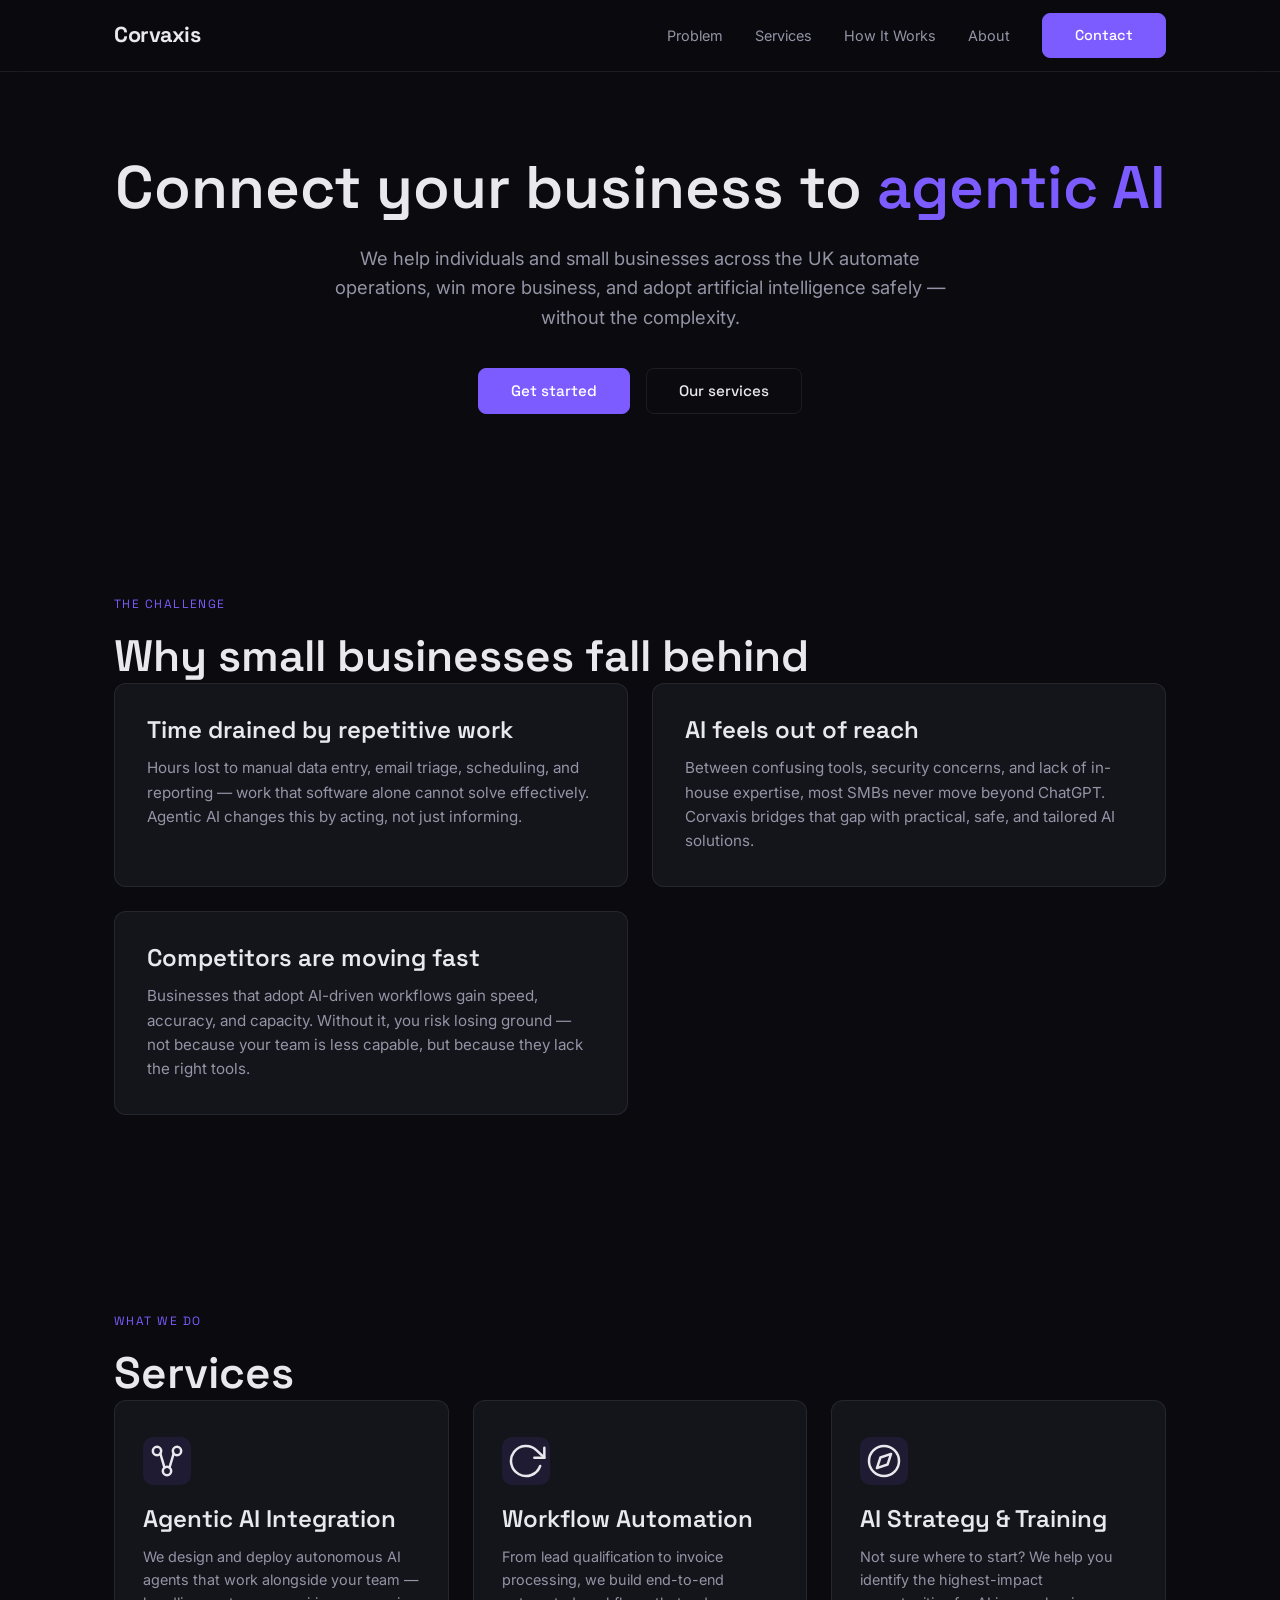
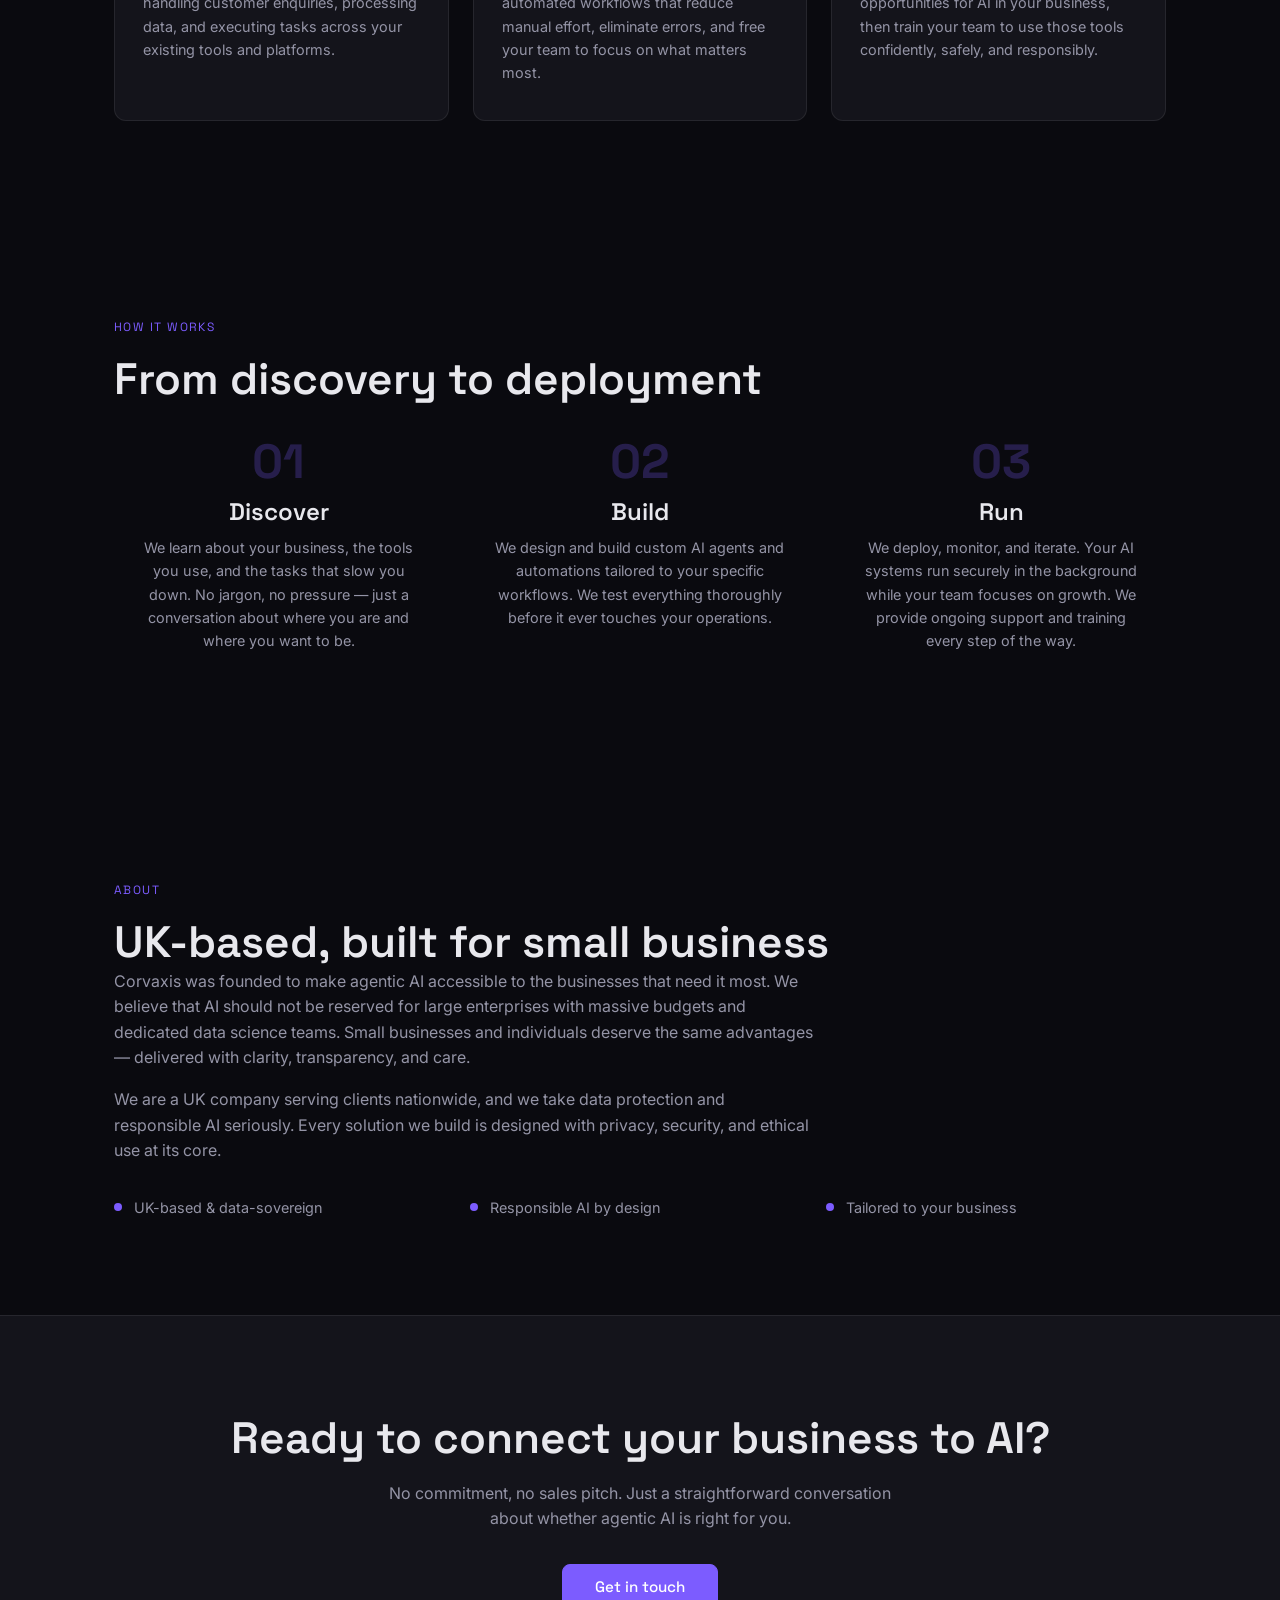
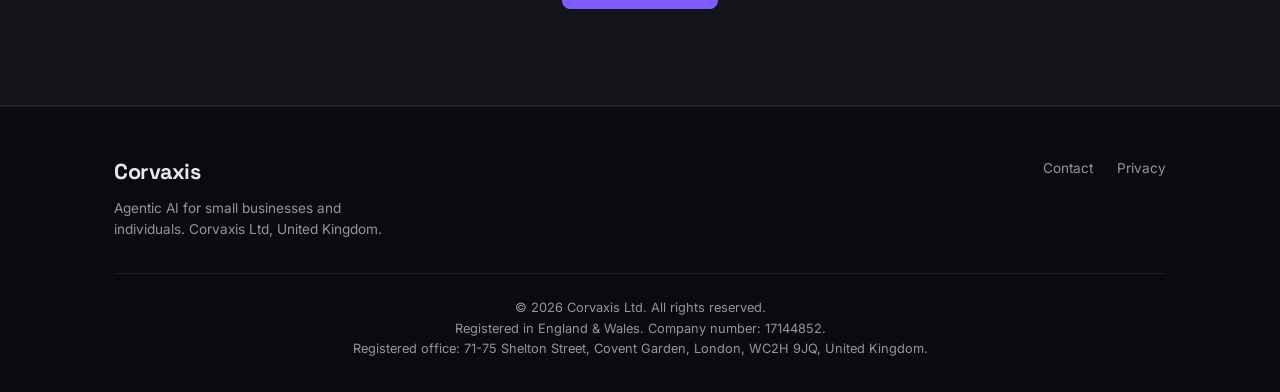
<file: index.html>
<!DOCTYPE html>
<html lang="en">
<head>
  <meta charset="UTF-8">
  <meta name="viewport" content="width=device-width, initial-scale=1.0">
  <title>Corvaxis — Agentic AI for Small Businesses & Individuals</title>
  <meta name="description" content="Corvaxis connects individuals and small businesses to agentic AI — helping you automate operations, win more business, and adopt AI safely.">
  <link rel="canonical" href="https://corvaxis.co.uk/">

  <!-- Open Graph -->
  <meta property="og:type" content="website">
  <meta property="og:title" content="Corvaxis — Agentic AI for Small Businesses & Individuals">
  <meta property="og:description" content="Connect your business to agentic AI. Automate operations, win more business, and adopt AI safely.">
  <meta property="og:url" content="https://corvaxis.co.uk/">
  <meta property="og:site_name" content="Corvaxis">

  <!-- Twitter Card -->
  <meta name="twitter:card" content="summary_large_image">
  <meta name="twitter:title" content="Corvaxis — Agentic AI for Small Businesses & Individuals">
  <meta name="twitter:description" content="Connect your business to agentic AI. Automate operations, win more business, and adopt AI safely.">

  <!-- Favicon -->
  <link rel="icon" type="image/svg+xml" href="/favicon.svg">

  <!-- Fonts -->
  <link rel="preconnect" href="https://fonts.googleapis.com">
  <link rel="preconnect" href="https://fonts.gstatic.com" crossorigin>
  <link href="https://fonts.googleapis.com/css2?family=Inter:wght@400;500;600&family=Space+Grotesk:wght@500;600;700&display=swap" rel="stylesheet">

  <!-- Styles -->
  <link rel="stylesheet" href="/css/style.css">
</head>
<body>

  <!-- ========== NAVBAR ========== -->
  <header class="navbar" role="banner">
    <div class="container">
      <a href="/" class="navbar-logo" aria-label="Corvaxis home">Corvaxis</a>
      <button class="navbar-toggle" aria-label="Toggle navigation menu" aria-expanded="false">
        <span></span>
        <span></span>
        <span></span>
      </button>
      <nav class="navbar-links" aria-label="Main navigation">
        <a href="#problem">Problem</a>
        <a href="#services">Services</a>
        <a href="#how-it-works">How It Works</a>
        <a href="#about">About</a>
        <a href="/pages/contact.html" class="btn btn-primary">Contact</a>
      </nav>
    </div>
  </header>

  <!-- Mobile Nav -->
  <div class="navbar-mobile" role="navigation" aria-label="Mobile navigation">
    <ul>
      <li><a href="#problem">Problem</a></li>
      <li><a href="#services">Services</a></li>
      <li><a href="#how-it-works">How It Works</a></li>
      <li><a href="#about">About</a></li>
      <li><a href="/pages/contact.html">Contact</a></li>
    </ul>
  </div>

  <main>

    <!-- ========== HERO ========== -->
    <section class="hero section" aria-label="Hero">
      <div class="container">
        <h1 class="reveal">Connect your business to <span>agentic AI</span></h1>
        <p class="reveal">We help individuals and small businesses across the UK automate operations, win more business, and adopt artificial intelligence safely — without the complexity.</p>
        <div class="btn-group reveal">
          <a href="/pages/contact.html" class="btn btn-primary">Get started</a>
          <a href="#services" class="btn btn-secondary">Our services</a>
        </div>
      </div>
    </section>

    <!-- ========== PROBLEM ========== -->
    <section class="section" id="problem" aria-labelledby="problem-heading">
      <div class="container">
        <span class="section-label reveal">The Challenge</span>
        <h2 class="reveal" id="problem-heading">Why small businesses fall behind</h2>
        <div class="problem-grid">
          <div class="problem-card reveal">
            <h3>Time drained by repetitive work</h3>
            <p>Hours lost to manual data entry, email triage, scheduling, and reporting — work that software alone cannot solve effectively. Agentic AI changes this by acting, not just informing.</p>
          </div>
          <div class="problem-card reveal">
            <h3>AI feels out of reach</h3>
            <p>Between confusing tools, security concerns, and lack of in-house expertise, most SMBs never move beyond ChatGPT. Corvaxis bridges that gap with practical, safe, and tailored AI solutions.</p>
          </div>
          <div class="problem-card reveal">
            <h3>Competitors are moving fast</h3>
            <p>Businesses that adopt AI-driven workflows gain speed, accuracy, and capacity. Without it, you risk losing ground — not because your team is less capable, but because they lack the right tools.</p>
          </div>
        </div>
      </div>
    </section>

    <!-- ========== SERVICES ========== -->
    <section class="section" id="services" aria-labelledby="services-heading">
      <div class="container">
        <span class="section-label reveal">What We Do</span>
        <h2 class="reveal" id="services-heading">Services</h2>
        <div class="services-grid">
          <article class="service-card reveal">
            <div class="icon" aria-hidden="true">
              <svg viewBox="0 0 24 24" width="40" height="40" fill="none" stroke="currentColor" stroke-width="1.5" stroke-linecap="round" stroke-linejoin="round">
                <circle cx="6" cy="6" r="2.5"/>
                <circle cx="18" cy="6" r="2.5"/>
                <circle cx="12" cy="18" r="2.5"/>
                <line x1="8" y1="7.5" x2="10.5" y2="16"/>
                <line x1="16" y1="7.5" x2="13.5" y2="16"/>
              </svg>
            </div>
            <h3>Agentic AI Integration</h3>
            <p>We design and deploy autonomous AI agents that work alongside your team — handling customer enquiries, processing data, and executing tasks across your existing tools and platforms.</p>
          </article>
          <article class="service-card reveal">
            <div class="icon" aria-hidden="true">
              <svg viewBox="0 0 24 24" width="40" height="40" fill="none" stroke="currentColor" stroke-width="1.5" stroke-linecap="round" stroke-linejoin="round">
                <polyline points="23 4 23 10 17 10"/>
                <path d="M20.49 15a9 9 0 1 1-2.12-9.36L23 10"/>
              </svg>
            </div>
            <h3>Workflow Automation</h3>
            <p>From lead qualification to invoice processing, we build end-to-end automated workflows that reduce manual effort, eliminate errors, and free your team to focus on what matters most.</p>
          </article>
          <article class="service-card reveal">
            <div class="icon" aria-hidden="true">
              <svg viewBox="0 0 24 24" width="40" height="40" fill="none" stroke="currentColor" stroke-width="1.5" stroke-linecap="round" stroke-linejoin="round">
                <circle cx="12" cy="12" r="9"/>
                <polygon points="16.24 7.76 14.12 14.12 7.76 16.24 9.88 9.88 16.24 7.76"/>
              </svg>
            </div>
            <h3>AI Strategy &amp; Training</h3>
            <p>Not sure where to start? We help you identify the highest-impact opportunities for AI in your business, then train your team to use those tools confidently, safely, and responsibly.</p>
          </article>
        </div>
      </div>
    </section>

    <!-- ========== HOW IT WORKS ========== -->
    <section class="section" id="how-it-works" aria-labelledby="how-heading">
      <div class="container">
        <span class="section-label reveal">How It Works</span>
        <h2 class="reveal" id="how-heading">From discovery to deployment</h2>
        <div class="steps">
          <div class="step reveal">
            <div class="step-number" aria-hidden="true">01</div>
            <h3>Discover</h3>
            <p>We learn about your business, the tools you use, and the tasks that slow you down. No jargon, no pressure — just a conversation about where you are and where you want to be.</p>
          </div>
          <div class="step reveal">
            <div class="step-number" aria-hidden="true">02</div>
            <h3>Build</h3>
            <p>We design and build custom AI agents and automations tailored to your specific workflows. We test everything thoroughly before it ever touches your operations.</p>
          </div>
          <div class="step reveal">
            <div class="step-number" aria-hidden="true">03</div>
            <h3>Run</h3>
            <p>We deploy, monitor, and iterate. Your AI systems run securely in the background while your team focuses on growth. We provide ongoing support and training every step of the way.</p>
          </div>
        </div>
      </div>
    </section>

    <!-- ========== ABOUT ========== -->
    <section class="section" id="about" aria-labelledby="about-heading">
      <div class="container">
        <span class="section-label reveal">About</span>
        <h2 class="reveal" id="about-heading">UK-based, built for small business</h2>
        <div class="about-content reveal">
          <p>Corvaxis was founded to make agentic AI accessible to the businesses that need it most. We believe that AI should not be reserved for large enterprises with massive budgets and dedicated data science teams. Small businesses and individuals deserve the same advantages — delivered with clarity, transparency, and care.</p>
          <p>We are a UK company serving clients nationwide, and we take data protection and responsible AI seriously. Every solution we build is designed with privacy, security, and ethical use at its core.</p>
        </div>
        <div class="about-detail reveal">
          <div class="about-detail-item">
            <span class="marker" aria-hidden="true"></span>
            <span>UK-based &amp; data-sovereign</span>
          </div>
          <div class="about-detail-item">
            <span class="marker" aria-hidden="true"></span>
            <span>Responsible AI by design</span>
          </div>
          <div class="about-detail-item">
            <span class="marker" aria-hidden="true"></span>
            <span>Tailored to your business</span>
          </div>
        </div>
      </div>
    </section>

    <!-- ========== CTA BANNER ========== -->
    <section class="cta-banner section" aria-label="Call to action">
      <div class="container">
        <h2 class="reveal">Ready to connect your business to AI?</h2>
        <p class="reveal">No commitment, no sales pitch. Just a straightforward conversation about whether agentic AI is right for you.</p>
        <a href="/pages/contact.html" class="btn btn-primary reveal">Get in touch</a>
      </div>
    </section>

  </main>

  <!-- ========== FOOTER ========== -->
  <footer class="footer" role="contentinfo">
    <div class="container">
      <div class="footer-grid">
        <div class="footer-brand">
          <a href="/" class="navbar-logo">Corvaxis</a>
          <p>Agentic AI for small businesses and individuals. Corvaxis Ltd, United Kingdom.</p>
        </div>
        <ul class="footer-links">
          <li><a href="/pages/contact.html">Contact</a></li>
          <li><a href="/pages/privacy.html">Privacy</a></li>
        </ul>
      </div>
      <div class="footer-bottom">
        <p>&copy; <span id="year">2026</span> Corvaxis Ltd. All rights reserved.<br>
        Registered in England &amp; Wales. Company number: 17144852.<br>
        Registered office: 71-75 Shelton Street, Covent Garden, London, WC2H 9JQ, United Kingdom.</p>
      </div>
    </div>
  </footer>

  <script src="/js/main.js"></script>
</body>
</html>
</file>
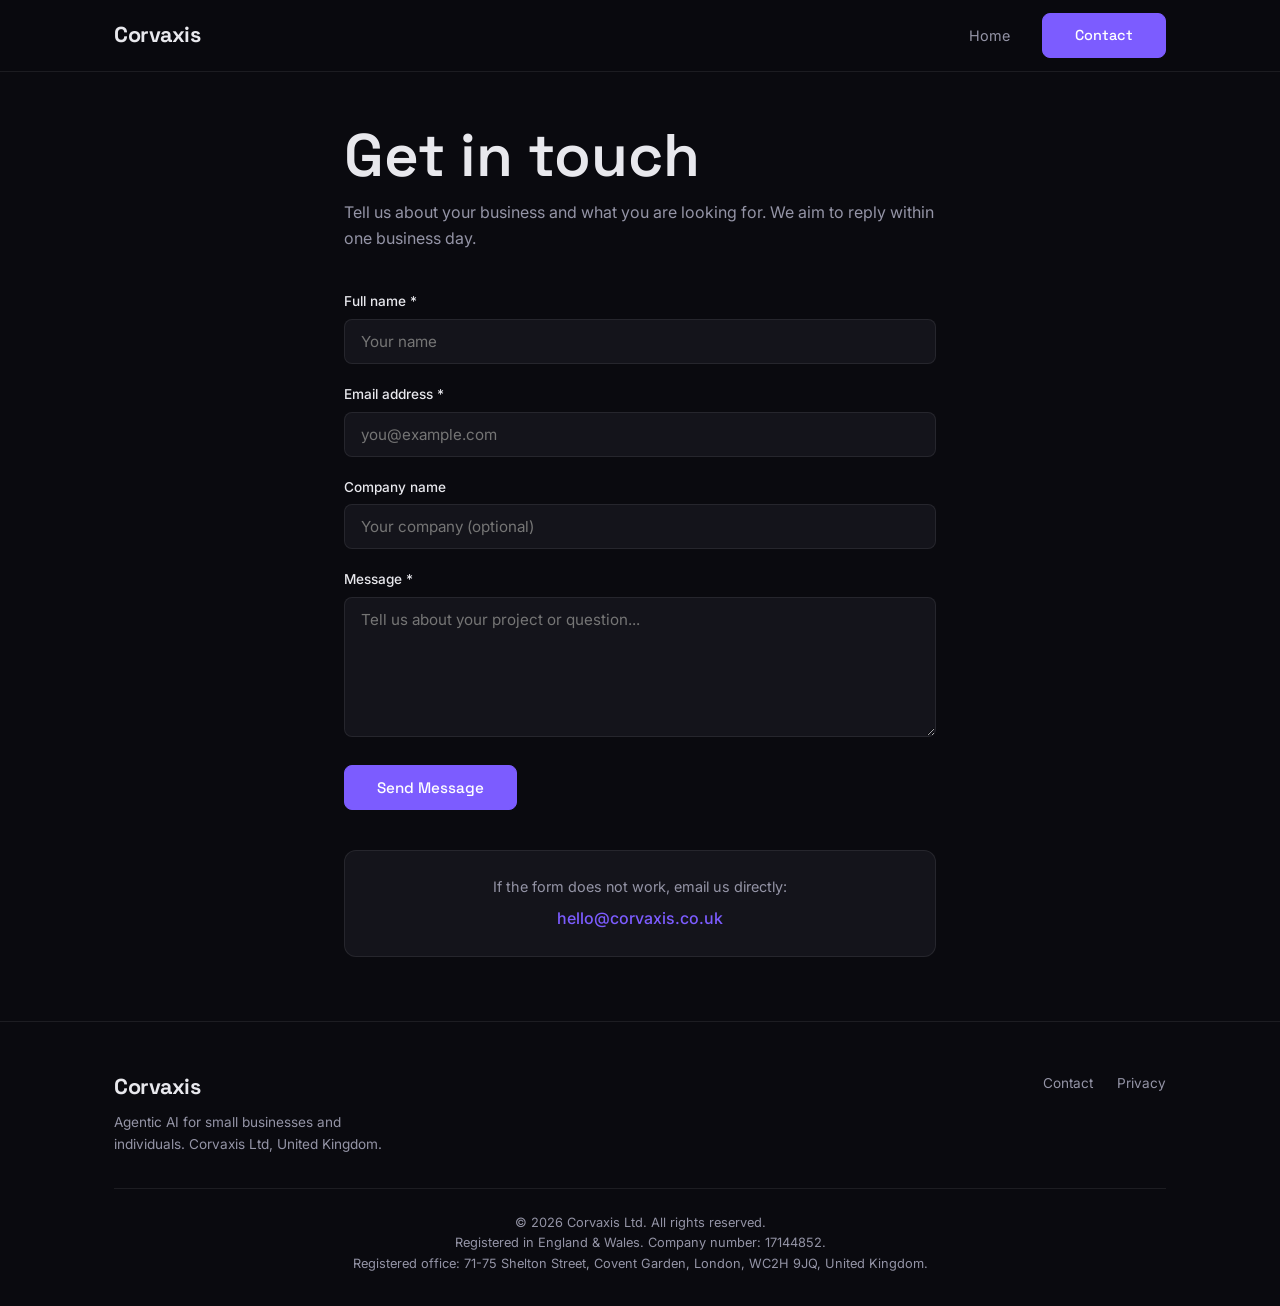
<file: pages/contact.html>
<!DOCTYPE html>
<html lang="en">
<head>
  <meta charset="UTF-8">
  <meta name="viewport" content="width=device-width, initial-scale=1.0">
  <title>Contact — Corvaxis</title>
  <meta name="description" content="Get in touch with Corvaxis. Send us a message and we will get back to you within one business day.">
  <link rel="canonical" href="https://corvaxis.co.uk/pages/contact.html">

  <meta property="og:type" content="website">
  <meta property="og:title" content="Contact — Corvaxis">
  <meta property="og:description" content="Get in touch with Corvaxis. Send us a message and we will get back to you within one business day.">
  <meta property="og:url" content="https://corvaxis.co.uk/pages/contact.html">
  <meta property="og:site_name" content="Corvaxis">

  <meta name="twitter:card" content="summary_large_image">
  <meta name="twitter:title" content="Contact — Corvaxis">
  <meta name="twitter:description" content="Get in touch with Corvaxis. Send us a message and we will get back to you within one business day.">

  <link rel="icon" type="image/svg+xml" href="/favicon.svg">

  <link rel="preconnect" href="https://fonts.googleapis.com">
  <link rel="preconnect" href="https://fonts.gstatic.com" crossorigin>
  <link href="https://fonts.googleapis.com/css2?family=Inter:wght@400;500;600&family=Space+Grotesk:wght@500;600;700&display=swap" rel="stylesheet">

  <link rel="stylesheet" href="/css/style.css">
</head>
<body>

  <header class="navbar" role="banner">
    <div class="container">
      <a href="/" class="navbar-logo" aria-label="Corvaxis home">Corvaxis</a>
      <button class="navbar-toggle" aria-label="Toggle navigation menu" aria-expanded="false">
        <span></span>
        <span></span>
        <span></span>
      </button>
      <nav class="navbar-links" aria-label="Main navigation">
        <a href="/">Home</a>
        <a href="/pages/contact.html" class="btn btn-primary">Contact</a>
      </nav>
    </div>
  </header>

  <div class="navbar-mobile" role="navigation" aria-label="Mobile navigation">
    <ul>
      <li><a href="/">Home</a></li>
      <li><a href="/pages/contact.html">Contact</a></li>
    </ul>
  </div>

  <main class="contact-page">
    <div class="container">
      <h1 class="reveal">Get in touch</h1>
      <p class="reveal">Tell us about your business and what you are looking for. We aim to reply within one business day.</p>

      <form id="contact-form" novalidate>
        <div id="form-status" class="form-status" role="status" aria-live="polite"></div>

        <input type="hidden" name="access_key" value="57215927-2e1a-43d9-ac90-6b330601e3c2">
        <input type="hidden" name="subject" value="New Corvaxis Contact Form Submission">
        <input type="hidden" name="from_name" value="Corvaxis Website">

        <div class="form-group">
          <label for="name">Full name <span aria-hidden="true">*</span></label>
          <input type="text" id="name" name="name" required autocomplete="name" placeholder="Your name">
          <div class="error-message" role="alert">Please enter your full name.</div>
        </div>

        <div class="form-group">
          <label for="email">Email address <span aria-hidden="true">*</span></label>
          <input type="email" id="email" name="email" required autocomplete="email" placeholder="you@example.com">
          <div class="error-message" role="alert">Please enter a valid email address.</div>
        </div>

        <div class="form-group">
          <label for="company">Company name</label>
          <input type="text" id="company" name="company" autocomplete="organization" placeholder="Your company (optional)">
          <div class="error-message" role="alert"></div>
        </div>

        <div class="form-group">
          <label for="message">Message <span aria-hidden="true">*</span></label>
          <textarea id="message" name="message" required placeholder="Tell us about your project or question..."></textarea>
          <div class="error-message" role="alert">Please enter at least 10 characters.</div>
        </div>

        <button type="submit" class="btn btn-primary">Send Message</button>
      </form>

      <div class="fallback-contact reveal">
        <p>If the form does not work, email us directly:</p>
        <a href="mailto:hello@corvaxis.co.uk">hello@corvaxis.co.uk</a>
      </div>
    </div>
  </main>

  <footer class="footer" role="contentinfo">
    <div class="container">
      <div class="footer-grid">
        <div class="footer-brand">
          <a href="/" class="navbar-logo">Corvaxis</a>
          <p>Agentic AI for small businesses and individuals. Corvaxis Ltd, United Kingdom.</p>
        </div>
        <ul class="footer-links">
          <li><a href="/pages/contact.html">Contact</a></li>
          <li><a href="/pages/privacy.html">Privacy</a></li>
        </ul>
      </div>
      <div class="footer-bottom">
        <p>&copy; <span id="year">2026</span> Corvaxis Ltd. All rights reserved.<br>
        Registered in England &amp; Wales. Company number: 17144852.<br>
        Registered office: 71-75 Shelton Street, Covent Garden, London, WC2H 9JQ, United Kingdom.</p>
      </div>
    </div>
  </footer>

  <script src="/js/main.js"></script>
</body>
</html>
</file>
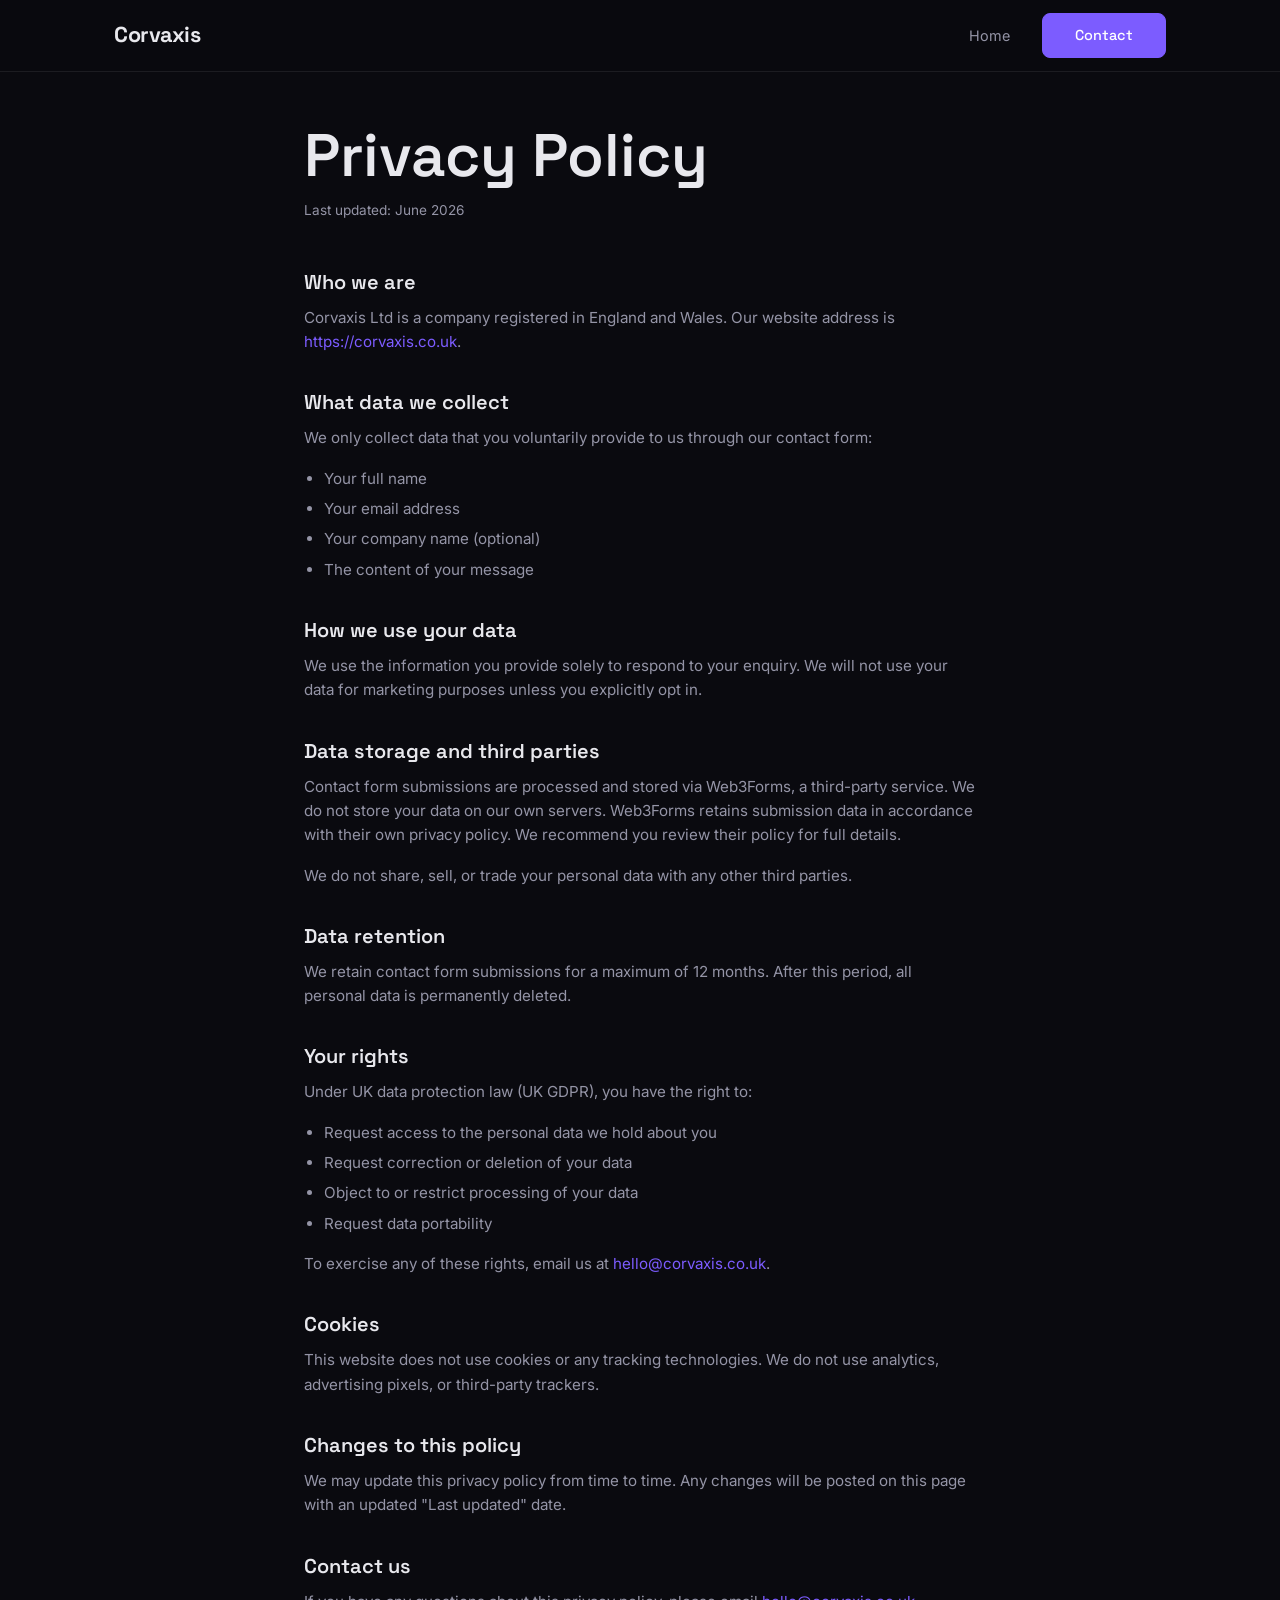
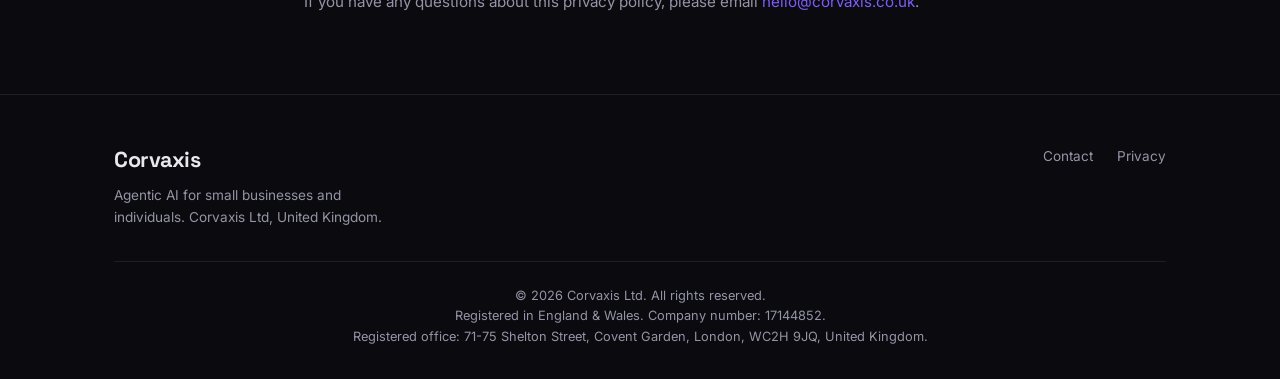
<file: pages/privacy.html>
<!DOCTYPE html>
<html lang="en">
<head>
  <meta charset="UTF-8">
  <meta name="viewport" content="width=device-width, initial-scale=1.0">
  <title>Privacy Policy — Corvaxis</title>
  <meta name="description" content="Corvaxis privacy policy explaining how we collect, use, and protect your personal data when you use our website and contact form.">
  <link rel="canonical" href="https://corvaxis.co.uk/pages/privacy.html">

  <meta property="og:type" content="website">
  <meta property="og:title" content="Privacy Policy — Corvaxis">
  <meta property="og:description" content="Corvaxis privacy policy explaining how we collect, use, and protect your personal data.">
  <meta property="og:url" content="https://corvaxis.co.uk/pages/privacy.html">
  <meta property="og:site_name" content="Corvaxis">

  <meta name="twitter:card" content="summary_large_image">
  <meta name="twitter:title" content="Privacy Policy — Corvaxis">
  <meta name="twitter:description" content="Corvaxis privacy policy explaining how we collect, use, and protect your personal data.">

  <link rel="icon" type="image/svg+xml" href="/favicon.svg">

  <link rel="preconnect" href="https://fonts.googleapis.com">
  <link rel="preconnect" href="https://fonts.gstatic.com" crossorigin>
  <link href="https://fonts.googleapis.com/css2?family=Inter:wght@400;500;600&family=Space+Grotesk:wght@500;600;700&display=swap" rel="stylesheet">

  <link rel="stylesheet" href="/css/style.css">
</head>
<body>

  <header class="navbar" role="banner">
    <div class="container">
      <a href="/" class="navbar-logo" aria-label="Corvaxis home">Corvaxis</a>
      <button class="navbar-toggle" aria-label="Toggle navigation menu" aria-expanded="false">
        <span></span>
        <span></span>
        <span></span>
      </button>
      <nav class="navbar-links" aria-label="Main navigation">
        <a href="/">Home</a>
        <a href="/pages/contact.html" class="btn btn-primary">Contact</a>
      </nav>
    </div>
  </header>

  <div class="navbar-mobile" role="navigation" aria-label="Mobile navigation">
    <ul>
      <li><a href="/">Home</a></li>
      <li><a href="/pages/contact.html">Contact</a></li>
    </ul>
  </div>

  <main class="privacy-page">
    <div class="container">
      <h1 class="reveal">Privacy Policy</h1>
      <p class="last-updated reveal">Last updated: June <span id="privacy-year">2026</span></p>

      <div class="reveal">
        <h2>Who we are</h2>
        <p>Corvaxis Ltd is a company registered in England and Wales. Our website address is <a href="https://corvaxis.co.uk">https://corvaxis.co.uk</a>.</p>

        <h2>What data we collect</h2>
        <p>We only collect data that you voluntarily provide to us through our contact form:</p>
        <ul>
          <li>Your full name</li>
          <li>Your email address</li>
          <li>Your company name (optional)</li>
          <li>The content of your message</li>
        </ul>

        <h2>How we use your data</h2>
        <p>We use the information you provide solely to respond to your enquiry. We will not use your data for marketing purposes unless you explicitly opt in.</p>

        <h2>Data storage and third parties</h2>
        <p>Contact form submissions are processed and stored via Web3Forms, a third-party service. We do not store your data on our own servers. Web3Forms retains submission data in accordance with their own privacy policy. We recommend you review their policy for full details.</p>
        <p>We do not share, sell, or trade your personal data with any other third parties.</p>

        <h2>Data retention</h2>
        <p>We retain contact form submissions for a maximum of 12 months. After this period, all personal data is permanently deleted.</p>

        <h2>Your rights</h2>
        <p>Under UK data protection law (UK GDPR), you have the right to:</p>
        <ul>
          <li>Request access to the personal data we hold about you</li>
          <li>Request correction or deletion of your data</li>
          <li>Object to or restrict processing of your data</li>
          <li>Request data portability</li>
        </ul>
        <p>To exercise any of these rights, email us at <a href="mailto:hello@corvaxis.co.uk">hello@corvaxis.co.uk</a>.</p>

        <h2>Cookies</h2>
        <p>This website does not use cookies or any tracking technologies. We do not use analytics, advertising pixels, or third-party trackers.</p>

        <h2>Changes to this policy</h2>
        <p>We may update this privacy policy from time to time. Any changes will be posted on this page with an updated "Last updated" date.</p>

        <h2>Contact us</h2>
        <p>If you have any questions about this privacy policy, please email <a href="mailto:hello@corvaxis.co.uk">hello@corvaxis.co.uk</a>.</p>
      </div>
    </div>
  </main>

  <footer class="footer" role="contentinfo">
    <div class="container">
      <div class="footer-grid">
        <div class="footer-brand">
          <a href="/" class="navbar-logo">Corvaxis</a>
          <p>Agentic AI for small businesses and individuals. Corvaxis Ltd, United Kingdom.</p>
        </div>
        <ul class="footer-links">
          <li><a href="/pages/contact.html">Contact</a></li>
          <li><a href="/pages/privacy.html">Privacy</a></li>
        </ul>
      </div>
      <div class="footer-bottom">
        <p>&copy; <span id="year">2026</span> Corvaxis Ltd. All rights reserved.<br>
        Registered in England &amp; Wales. Company number: 17144852.<br>
        Registered office: 71-75 Shelton Street, Covent Garden, London, WC2H 9JQ, United Kingdom.</p>
      </div>
    </div>
  </footer>

  <script src="/js/main.js"></script>
</body>
</html>
</file>
<file: css/style.css>
/* ============================================================
   Corvaxis — Design System & Styles
   ============================================================ */

/* ----- CSS Custom Properties ----- */
:root {
  --color-bg: #0A0A0F;
  --color-surface: #14141B;
  --color-text: #E8E8ED;
  --color-muted: #9494A6;
  --color-accent: #7C5CFF;
  --color-border: rgba(255, 255, 255, 0.08);

  --font-heading: 'Space Grotesk', sans-serif;
  --font-body: 'Inter', sans-serif;

  --max-width: 1100px;
  --section-padding: 96px;
  --section-padding-mobile: 64px;
  --card-radius: 12px;
  --nav-height: 72px;

  --transition: 0.3s ease;
}

/* ----- Reset & Base ----- */
*,
*::before,
*::after {
  margin: 0;
  padding: 0;
  box-sizing: border-box;
}

html {
  scroll-behavior: smooth;
  scroll-padding-top: var(--nav-height);
}

body {
  font-family: var(--font-body);
  font-size: 16px;
  line-height: 1.6;
  color: var(--color-text);
  background-color: var(--color-bg);
  -webkit-font-smoothing: antialiased;
  -moz-osx-font-smoothing: grayscale;
}

img {
  max-width: 100%;
  display: block;
}

a {
  color: var(--color-accent);
  text-decoration: none;
  transition: color var(--transition);
}

a:hover,
a:focus-visible {
  color: #9B82FF;
}

/* ----- Typography ----- */
h1, h2, h3, h4, h5, h6 {
  font-family: var(--font-heading);
  font-weight: 600;
  line-height: 1.2;
  color: var(--color-text);
}

h1 { font-size: clamp(2.25rem, 5vw, 3.75rem); }
h2 { font-size: clamp(1.75rem, 4vw, 2.75rem); }
h3 { font-size: clamp(1.25rem, 2.5vw, 1.5rem); }

p { margin-bottom: 1rem; }

/* ----- Container ----- */
.container {
  width: 100%;
  max-width: var(--max-width);
  margin: 0 auto;
  padding: 0 24px;
}

/* ----- Section ----- */
.section {
  padding: var(--section-padding-mobile) 0;
}

@media (min-width: 768px) {
  .section {
    padding: var(--section-padding) 0;
  }
}

.section-label {
  display: inline-block;
  font-family: var(--font-heading);
  font-size: 0.75rem;
  letter-spacing: 0.12em;
  text-transform: uppercase;
  color: var(--color-accent);
  margin-bottom: 16px;
}

/* ----- Buttons ----- */
.btn {
  display: inline-flex;
  align-items: center;
  justify-content: center;
  gap: 8px;
  padding: 14px 32px;
  font-family: var(--font-heading);
  font-size: 0.95rem;
  font-weight: 500;
  border-radius: 8px;
  border: 1px solid transparent;
  cursor: pointer;
  transition: all var(--transition);
  text-decoration: none;
  line-height: 1;
}

.btn:focus-visible {
  outline: 2px solid var(--color-accent);
  outline-offset: 3px;
}

.btn-primary {
  background: var(--color-accent);
  color: #fff;
  border-color: var(--color-accent);
}

.btn-primary:hover {
  background: #6A4DE6;
  border-color: #6A4DE6;
  color: #fff;
}

.btn-secondary {
  background: transparent;
  color: var(--color-text);
  border-color: var(--color-border);
}

.btn-secondary:hover {
  border-color: var(--color-accent);
  color: var(--color-accent);
}

/* ----- Navbar ----- */
.navbar {
  position: fixed;
  top: 0;
  left: 0;
  width: 100%;
  height: var(--nav-height);
  background: rgba(10, 10, 15, 0.85);
  backdrop-filter: blur(12px);
  -webkit-backdrop-filter: blur(12px);
  border-bottom: 1px solid var(--color-border);
  z-index: 1000;
}

.navbar .container {
  display: flex;
  align-items: center;
  justify-content: space-between;
  height: 100%;
}

.navbar-logo {
  font-family: var(--font-heading);
  font-size: 1.35rem;
  font-weight: 700;
  color: var(--color-text);
  text-decoration: none;
  letter-spacing: -0.02em;
}

.navbar-logo:hover {
  color: var(--color-text);
}

.navbar-links {
  display: none;
  list-style: none;
  align-items: center;
  gap: 32px;
}

.navbar-links a {
  font-size: 0.9rem;
  color: var(--color-muted);
  text-decoration: none;
  transition: color var(--transition);
}

.navbar-links .btn-primary {
  color: #fff;
}

.navbar-links a:hover,
.navbar-links a.active {
  color: var(--color-text);
}

.navbar-toggle {
  display: flex;
  flex-direction: column;
  gap: 5px;
  background: none;
  border: none;
  cursor: pointer;
  padding: 4px;
}

.navbar-toggle span {
  display: block;
  width: 24px;
  height: 2px;
  background: var(--color-text);
  border-radius: 2px;
  transition: all var(--transition);
}

.navbar-toggle[aria-expanded="true"] span:nth-child(1) {
  transform: rotate(45deg) translate(5px, 5px);
}

.navbar-toggle[aria-expanded="true"] span:nth-child(2) {
  opacity: 0;
}

.navbar-toggle[aria-expanded="true"] span:nth-child(3) {
  transform: rotate(-45deg) translate(5px, -5px);
}

@media (min-width: 768px) {
  .navbar-links {
    display: flex;
  }
  .navbar-toggle {
    display: none;
  }
}

/* Mobile nav */
.navbar-mobile {
  display: none;
  position: fixed;
  top: var(--nav-height);
  left: 0;
  width: 100%;
  background: var(--color-surface);
  border-bottom: 1px solid var(--color-border);
  z-index: 999;
  padding: 24px;
}

.navbar-mobile.open {
  display: block;
}

.navbar-mobile ul {
  list-style: none;
  display: flex;
  flex-direction: column;
  gap: 20px;
}

.navbar-mobile a {
  color: var(--color-muted);
  font-size: 1.05rem;
  text-decoration: none;
}

.navbar-mobile a:hover {
  color: var(--color-text);
}

@media (min-width: 768px) {
  .navbar-mobile {
    display: none !important;
  }
}

/* ----- Hero ----- */
.hero {
  padding: calc(var(--nav-height) + 80px) 0 80px;
  text-align: center;
}

.hero h1 {
  margin-bottom: 20px;
}

.hero h1 span {
  color: var(--color-accent);
}

.hero p {
  font-size: 1.15rem;
  color: var(--color-muted);
  max-width: 640px;
  margin: 0 auto 36px;
}

.hero .btn-group {
  display: flex;
  flex-wrap: wrap;
  justify-content: center;
  gap: 16px;
}

/* ----- Problem Section ----- */
.problem-grid {
  display: grid;
  gap: 24px;
}

@media (min-width: 768px) {
  .problem-grid {
    grid-template-columns: 1fr 1fr;
  }
}

.problem-card {
  background: var(--color-surface);
  border: 1px solid var(--color-border);
  border-radius: var(--card-radius);
  padding: 32px;
}

.problem-card h3 {
  margin-bottom: 12px;
}

.problem-card p {
  color: var(--color-muted);
  font-size: 0.95rem;
  margin-bottom: 0;
}

/* ----- Services Cards ----- */
.services-grid {
  display: grid;
  gap: 24px;
}

@media (min-width: 768px) {
  .services-grid {
    grid-template-columns: repeat(3, 1fr);
  }
}

.service-card {
  background: var(--color-surface);
  border: 1px solid var(--color-border);
  border-radius: var(--card-radius);
  padding: 36px 28px;
  transition: border-color var(--transition);
}

.service-card:hover {
  border-color: rgba(124, 92, 255, 0.3);
}

.service-card .icon {
  width: 48px;
  height: 48px;
  border-radius: 10px;
  background: rgba(124, 92, 255, 0.1);
  display: flex;
  align-items: center;
  justify-content: center;
  margin-bottom: 20px;
  font-size: 1.3rem;
}

.service-card h3 {
  margin-bottom: 12px;
}

.service-card p {
  color: var(--color-muted);
  font-size: 0.9rem;
  margin-bottom: 0;
}

/* ----- How It Works ----- */
.steps {
  display: grid;
  gap: 32px;
  counter-reset: step;
}

@media (min-width: 768px) {
  .steps {
    grid-template-columns: repeat(3, 1fr);
  }
}

.step {
  text-align: center;
  padding: 32px 20px;
  position: relative;
}

.step-number {
  counter-increment: step;
  font-family: var(--font-heading);
  font-size: 3rem;
  font-weight: 700;
  color: var(--color-accent);
  opacity: 0.25;
  line-height: 1;
  margin-bottom: 12px;
}

.step h3 {
  margin-bottom: 10px;
}

.step p {
  color: var(--color-muted);
  font-size: 0.9rem;
  margin-bottom: 0;
}

/* ----- About ----- */
.about-content {
  max-width: 700px;
}

.about-content p {
  color: var(--color-muted);
  font-size: 1rem;
}

.about-detail {
  display: grid;
  gap: 16px;
  margin-top: 32px;
}

@media (min-width: 768px) {
  .about-detail {
    grid-template-columns: repeat(3, 1fr);
  }
}

.about-detail-item {
  display: flex;
  align-items: center;
  gap: 12px;
  font-size: 0.9rem;
  color: var(--color-muted);
}

.about-detail-item .marker {
  width: 8px;
  height: 8px;
  border-radius: 50%;
  background: var(--color-accent);
  flex-shrink: 0;
}

/* ----- CTA Banner ----- */
.cta-banner {
  text-align: center;
  background: var(--color-surface);
  border-top: 1px solid var(--color-border);
  border-bottom: 1px solid var(--color-border);
}

.cta-banner h2 {
  margin-bottom: 16px;
}

.cta-banner p {
  color: var(--color-muted);
  max-width: 520px;
  margin: 0 auto 32px;
}

/* ----- Footer ----- */
.footer {
  padding: 48px 0 32px;
  border-top: 1px solid var(--color-border);
}

.footer-grid {
  display: flex;
  flex-direction: column;
  gap: 24px;
  margin-bottom: 32px;
}

@media (min-width: 768px) {
  .footer-grid {
    flex-direction: row;
    justify-content: space-between;
    align-items: flex-start;
  }
}

.footer-brand .navbar-logo {
  display: inline-block;
  margin-bottom: 8px;
}

.footer-brand p {
  font-size: 0.85rem;
  color: var(--color-muted);
  margin-bottom: 0;
  max-width: 280px;
}

.footer-links {
  display: flex;
  gap: 24px;
  list-style: none;
}

.footer-links a {
  font-size: 0.85rem;
  color: var(--color-muted);
}

.footer-links a:hover {
  color: var(--color-text);
}

.footer-bottom {
  padding-top: 24px;
  border-top: 1px solid var(--color-border);
  text-align: center;
}

.footer-bottom p {
  font-size: 0.8rem;
  color: var(--color-muted);
  margin-bottom: 0;
}

/* ============================================================
   Scroll Reveal (applied by IntersectionObserver in JS)
   ============================================================ */
.reveal {
  opacity: 0;
  transform: translateY(30px);
  transition: opacity 0.6s ease, transform 0.6s ease;
}

.reveal.visible {
  opacity: 1;
  transform: translateY(0);
}

@media (prefers-reduced-motion: reduce) {
  .reveal {
    opacity: 1;
    transform: none;
    transition: none;
  }

  html {
    scroll-behavior: auto;
  }
}

/* ============================================================
   Contact Page
   ============================================================ */
.contact-page {
  padding: calc(var(--nav-height) + 48px) 0 64px;
}

.contact-page .container {
  max-width: 640px;
}

.contact-page h1 {
  margin-bottom: 8px;
}

.contact-page > .container > p {
  color: var(--color-muted);
  margin-bottom: 40px;
}

.form-group {
  margin-bottom: 20px;
}

.form-group label {
  display: block;
  font-size: 0.85rem;
  font-weight: 500;
  margin-bottom: 6px;
  color: var(--color-text);
}

.form-group input,
.form-group textarea {
  width: 100%;
  padding: 12px 16px;
  font-family: var(--font-body);
  font-size: 0.95rem;
  color: var(--color-text);
  background: var(--color-surface);
  border: 1px solid var(--color-border);
  border-radius: 8px;
  transition: border-color var(--transition);
}

.form-group input:focus,
.form-group textarea:focus {
  outline: none;
  border-color: var(--color-accent);
}

.form-group textarea {
  min-height: 140px;
  resize: vertical;
}

.form-group .error-message {
  font-size: 0.8rem;
  color: #FF5C5C;
  margin-top: 4px;
  display: none;
}

.form-group.invalid input,
.form-group.invalid textarea {
  border-color: #FF5C5C;
}

.form-group.invalid .error-message {
  display: block;
}

.form-status {
  padding: 12px 16px;
  border-radius: 8px;
  margin-bottom: 20px;
  display: none;
  font-size: 0.9rem;
}

.form-status.success {
  display: block;
  background: rgba(92, 255, 160, 0.1);
  border: 1px solid rgba(92, 255, 160, 0.3);
  color: #8CFFB4;
}

.form-status.error {
  display: block;
  background: rgba(255, 92, 92, 0.1);
  border: 1px solid rgba(255, 92, 92, 0.3);
  color: #FF8C8C;
}

.fallback-contact {
  margin-top: 40px;
  padding: 24px;
  background: var(--color-surface);
  border: 1px solid var(--color-border);
  border-radius: var(--card-radius);
  text-align: center;
}

.fallback-contact p {
  color: var(--color-muted);
  font-size: 0.9rem;
  margin-bottom: 8px;
}

.fallback-contact a {
  font-size: 1rem;
  font-weight: 500;
}

/* ============================================================
   Privacy Page
   ============================================================ */
.privacy-page {
  padding: calc(var(--nav-height) + 48px) 0 64px;
}

.privacy-page .container {
  max-width: 720px;
}

.privacy-page h1 {
  margin-bottom: 8px;
}

.privacy-page .last-updated {
  color: var(--color-muted);
  font-size: 0.85rem;
  margin-bottom: 48px;
}

.privacy-page h2 {
  font-size: 1.25rem;
  margin-top: 36px;
  margin-bottom: 12px;
}

.privacy-page p,
.privacy-page li {
  color: var(--color-muted);
  font-size: 0.95rem;
}

.privacy-page ul {
  padding-left: 20px;
  margin-bottom: 1rem;
}

.privacy-page li {
  margin-bottom: 6px;
}

/* ============================================================
   404 Page
   ============================================================ */
.page-404 {
  padding: calc(var(--nav-height) + 80px) 0 80px;
  text-align: center;
}

.page-404 h1 {
  font-size: clamp(4rem, 10vw, 8rem);
  color: var(--color-accent);
  line-height: 1;
  margin-bottom: 8px;
}

.page-404 p {
  color: var(--color-muted);
  margin-bottom: 32px;
}
</file>
